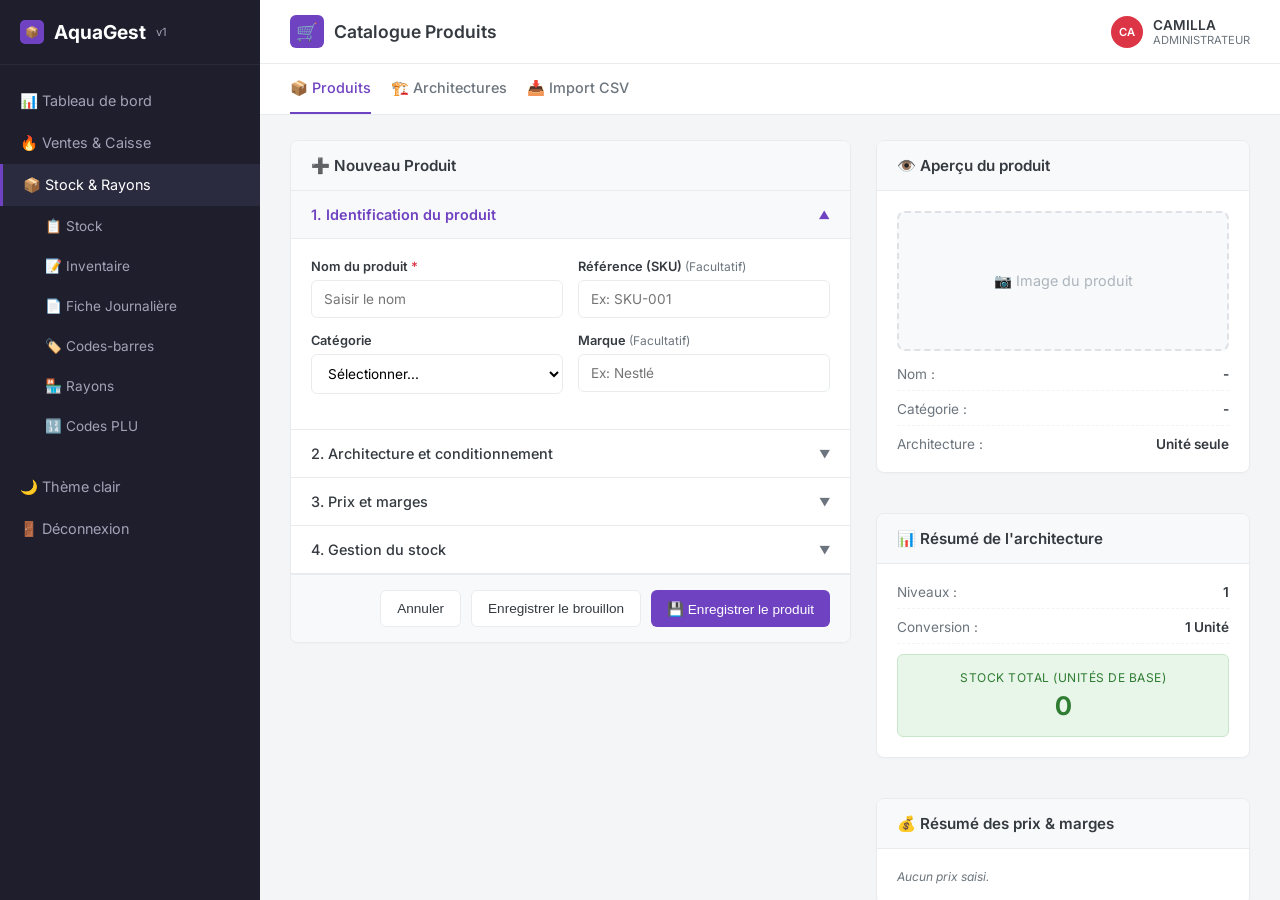
<file: produit.html>
<!DOCTYPE html>
<html lang="fr">
<head>
    <meta charset="UTF-8">
    <meta name="viewport" content="width=device-width, initial-scale=1.0">
    <title>AquaGest - Catalogue Produits</title>
    <link href="https://fonts.googleapis.com/css2?family=Inter:wght@400;500;600;700&display=swap" rel="stylesheet">
    <style>
        /* --- VARIABLES DE COULEURS AQUAGEST --- */
        :root {
            --sidebar-bg: #1e1e2d; /* Fond sombre de la sidebar */
            --sidebar-hover: #2b2b40;
            --primary-purple: #6f42c1; /* Violet des boutons */
            --primary-purple-hover: #5a32a3;
            --bg-body: #f4f5f7; /* Fond gris clair */
            --white: #ffffff;
            --border-color: #e9ecef;
            --text-main: #343a40;
            --text-light: #6c757d;
            --success: #28a745;
            --warning: #ffc107;
            --danger: #dc3545;
            --blue-accent: #0d6efd;
        }

        * {
            box-sizing: border-box;
            margin: 0;
            padding: 0;
        }

        body {
            font-family: 'Inter', sans-serif;
            background-color: var(--bg-body);
            color: var(--text-main);
            height: 100vh;
            display: flex;
            overflow: hidden;
        }

        /* --- SIMULATION SIDEBAR AQUAGEST --- */
        .sidebar {
            width: 260px;
            background-color: var(--sidebar-bg);
            color: #a2a3b7;
            display: flex;
            flex-direction: column;
            flex-shrink: 0;
            transition: all 0.3s;
        }

        .sidebar-header {
            padding: 20px;
            display: flex;
            align-items: center;
            gap: 10px;
            color: white;
            font-weight: 700;
            font-size: 1.2rem;
            border-bottom: 1px solid rgba(255,255,255,0.05);
        }

        .sidebar-header span { color: #a2a3b7; font-size: 0.7rem; font-weight: 400; }

        .sidebar-menu {
            flex: 1;
            padding: 15px 0;
            overflow-y: auto;
        }

        .menu-item {
            padding: 12px 20px;
            display: flex;
            align-items: center;
            gap: 12px;
            cursor: pointer;
            font-size: 0.9rem;
            transition: 0.2s;
        }

        .menu-item:hover { background-color: var(--sidebar-hover); color: white; }
        .menu-item.active { background-color: var(--sidebar-hover); color: white; border-left: 3px solid var(--primary-purple); }

        /* --- CONTENU PRINCIPAL --- */
        .main-content {
            flex: 1;
            display: flex;
            flex-direction: column;
            overflow: hidden;
        }

        /* Header Top */
        .top-header {
            background: var(--white);
            padding: 15px 30px;
            display: flex;
            justify-content: space-between;
            align-items: center;
            border-bottom: 1px solid var(--border-color);
        }

        .page-title {
            display: flex;
            align-items: center;
            gap: 10px;
            font-size: 1.1rem;
            font-weight: 600;
        }

        .page-title .icon-box {
            background: var(--primary-purple);
            color: white;
            padding: 6px;
            border-radius: 6px;
            display: flex;
        }

        .user-profile {
            display: flex;
            align-items: center;
            gap: 10px;
            font-size: 0.85rem;
            font-weight: 600;
        }
        .avatar { background: var(--danger); color: white; width: 32px; height: 32px; border-radius: 50%; display: flex; align-items: center; justify-content: center; font-size: 0.7rem; }

        /* Barre d'onglets (Tabs) */
        .tabs-bar {
            background: var(--white);
            padding: 0 30px;
            border-bottom: 1px solid var(--border-color);
            display: flex;
            gap: 20px;
        }

        .tab {
            padding: 15px 0;
            font-size: 0.9rem;
            font-weight: 500;
            color: var(--text-light);
            cursor: pointer;
            border-bottom: 2px solid transparent;
        }

        .tab.active {
            color: var(--primary-purple);
            border-bottom: 2px solid var(--primary-purple);
        }

        /* Zone de travail (Grid) */
        .workspace {
            flex: 1;
            padding: 25px 30px;
            overflow-y: auto;
            display: grid;
            grid-template-columns: 1.2fr 0.8fr;
            gap: 25px;
            align-items: start;
        }

        /* --- STYLES DES CARTES ET FORMULAIRES --- */
        .card {
            background: var(--white);
            border-radius: 8px;
            border: 1px solid var(--border-color);
            box-shadow: 0 1px 3px rgba(0,0,0,0.02);
            margin-bottom: 20px;
            overflow: hidden;
        }

        .card-header {
            padding: 15px 20px;
            background: #f8f9fa;
            border-bottom: 1px solid var(--border-color);
            font-weight: 600;
            font-size: 0.95rem;
            display: flex;
            align-items: center;
            gap: 10px;
        }

        .card-body {
            padding: 20px;
        }

        /* Accordéon */
        .accordion-item {
            border-bottom: 1px solid var(--border-color);
        }
        .accordion-item:last-child { border-bottom: none; }

        .accordion-header {
            padding: 15px 20px;
            background: var(--white);
            cursor: pointer;
            display: flex;
            justify-content: space-between;
            align-items: center;
            font-weight: 500;
            font-size: 0.9rem;
            transition: background 0.2s;
        }

        .accordion-header:hover { background-color: #f8f9fa; }
        .accordion-header.active { background-color: #f8f9fa; color: var(--primary-purple); font-weight: 600; }
        .accordion-header .arrow { transition: transform 0.3s; font-size: 0.7rem; color: var(--text-light); }
        .accordion-header.active .arrow { transform: rotate(180deg); color: var(--primary-purple); }

        .accordion-content {
            padding: 20px;
            display: none;
            background: var(--white);
            border-top: 1px solid var(--border-color);
        }

        .accordion-content.show { display: block; }

        /* Formulaires */
        .form-grid {
            display: grid;
            grid-template-columns: 1fr 1fr;
            gap: 15px;
            margin-bottom: 15px;
        }

        .form-group { display: flex; flex-direction: column; gap: 6px; }

        label { font-size: 0.8rem; font-weight: 600; color: var(--text-main); }
        .text-muted { font-size: 0.75rem; color: var(--text-light); font-weight: 400; }

        input, select, textarea {
            padding: 10px 12px;
            border: 1px solid var(--border-color);
            border-radius: 6px;
            font-size: 0.85rem;
            font-family: inherit;
            outline: none;
            transition: all 0.2s;
            background: #fff;
        }

        input:focus, select:focus, textarea:focus {
            border-color: var(--primary-purple);
            box-shadow: 0 0 0 3px rgba(111, 66, 193, 0.1);
        }

        /* Boutons */
        .btn {
            padding: 10px 16px;
            border-radius: 6px;
            border: none;
            font-weight: 500;
            font-size: 0.85rem;
            cursor: pointer;
            transition: all 0.2s;
            display: inline-flex;
            align-items: center;
            gap: 6px;
        }

        .btn-primary { background: var(--primary-purple); color: white; }
        .btn-primary:hover { background: var(--primary-purple-hover); }
        .btn-outline { background: white; border: 1px solid var(--border-color); color: var(--text-main); }
        .btn-outline:hover { background: #f8f9fa; }

        .form-footer {
            padding: 15px 20px;
            background: #f8f9fa;
            border-top: 1px solid var(--border-color);
            display: flex;
            justify-content: flex-end;
            gap: 10px;
        }

        /* --- COLONNE DROITE (APERÇU) --- */
        .preview-column { display: flex; flex-direction: column; gap: 20px; }

        .preview-box {
            height: 140px;
            background: #f8f9fa;
            border: 2px dashed #dee2e6;
            border-radius: 8px;
            display: flex;
            align-items: center;
            justify-content: center;
            color: #adb5bd;
            margin-bottom: 15px;
            font-size: 0.9rem;
        }

        .info-row {
            display: flex;
            justify-content: space-between;
            margin-bottom: 10px;
            font-size: 0.85rem;
            padding-bottom: 8px;
            border-bottom: 1px dashed #f1f3f5;
        }
        .info-row:last-child { border-bottom: none; margin-bottom: 0; padding-bottom: 0; }

        .info-label { color: var(--text-light); }
        .info-value { font-weight: 600; color: var(--text-main); }

        .stock-total-box {
            background: #e8f5e9;
            border: 1px solid #c8e6c9;
            color: #2e7d32;
            padding: 15px;
            border-radius: 6px;
            text-align: center;
            margin-top: 10px;
        }
        .stock-total-box .label { font-size: 0.75rem; text-transform: uppercase; letter-spacing: 0.5px; margin-bottom: 5px; }
        .stock-total-box .value { font-size: 1.6rem; font-weight: 700; }

        /* Prix dynamiques */
        .price-level-block {
            background: #f8f9fa;
            border: 1px solid var(--border-color);
            border-radius: 6px;
            padding: 15px;
            margin-bottom: 15px;
        }
        .price-level-block:last-child { margin-bottom: 0; }
        
        .price-level-title {
            font-weight: 600;
            font-size: 0.85rem;
            color: var(--text-main);
            margin-bottom: 12px;
            display: flex;
            justify-content: space-between;
            align-items: center;
            padding-bottom: 8px;
            border-bottom: 1px solid #e9ecef;
        }

        .price-inputs { display: grid; grid-template-columns: 1fr 1fr 1fr; gap: 10px; }
        .price-inputs .form-group label { font-size: 0.75rem; color: var(--text-light); }
        
        .margin-badge {
            font-size: 0.75rem;
            font-weight: 600;
            padding: 4px 8px;
            border-radius: 4px;
            background: #e3f2fd;
            color: #0d6efd;
        }
        .margin-badge.positive { background: #e8f5e9; color: #2e7d32; }
        .margin-badge.negative { background: #ffebee; color: #c62828; }

        /* Responsive */
        @media (max-width: 1100px) {
            .workspace { grid-template-columns: 1fr; }
        }
        @media (max-width: 768px) {
            .sidebar { display: none; } /* Cacher la sidebar sur mobile */
            .form-grid, .price-inputs { grid-template-columns: 1fr; }
        }
    </style>
</head>
<body>

    <!-- SIMULATION SIDEBAR AQUAGEST -->
    <div class="sidebar">
        <div class="sidebar-header">
            <span style="background:var(--primary-purple); color:white; padding:5px; border-radius:5px;">📦</span>
            AquaGest <span>v1</span>
        </div>
        <div class="sidebar-menu">
            <div class="menu-item">📊 Tableau de bord</div>
            <div class="menu-item">🔥 Ventes & Caisse</div>
            <div class="menu-item active">📦 Stock & Rayons</div>
            <div class="menu-item" style="padding-left: 45px; font-size: 0.85rem;">📋 Stock</div>
            <div class="menu-item" style="padding-left: 45px; font-size: 0.85rem;">📝 Inventaire</div>
            <div class="menu-item" style="padding-left: 45px; font-size: 0.85rem;">📄 Fiche Journalière</div>
            <div class="menu-item" style="padding-left: 45px; font-size: 0.85rem;">🏷️ Codes-barres</div>
            <div class="menu-item" style="padding-left: 45px; font-size: 0.85rem;">🏪 Rayons</div>
            <div class="menu-item" style="padding-left: 45px; font-size: 0.85rem;">🔢 Codes PLU</div>
            <div class="menu-item" style="margin-top: 20px;">🌙 Thème clair</div>
            <div class="menu-item">🚪 Déconnexion</div>
        </div>
    </div>

    <!-- CONTENU PRINCIPAL -->
    <div class="main-content">
        
        <!-- Header Top -->
        <div class="top-header">
            <div class="page-title">
                <div class="icon-box">🛒</div>
                Catalogue Produits
            </div>
            <div class="user-profile">
                <div class="avatar">CA</div>
                <div>
                    <div>CAMILLA</div>
                    <div style="font-size: 0.7rem; color: var(--text-light); font-weight: 400;">ADMINISTRATEUR</div>
                </div>
            </div>
        </div>

        <!-- Tabs -->
        <div class="tabs-bar">
            <div class="tab active">📦 Produits</div>
            <div class="tab">🏗️ Architectures</div>
            <div class="tab">📥 Import CSV</div>
        </div>

        <!-- Workspace -->
        <div class="workspace">
            
            <!-- COLONNE GAUCHE : FORMULAIRE -->
            <div class="form-column">
                
                <div class="card">
                    <div class="card-header">
                        ➕ Nouveau Produit
                    </div>
                    
                    <!-- Étape 1 : Identification -->
                    <div class="accordion-item">
                        <div class="accordion-header active" onclick="toggleAccordion(this)">
                            <span>1. Identification du produit</span>
                            <span class="arrow">▼</span>
                        </div>
                        <div class="accordion-content show">
                            <div class="form-grid">
                                <div class="form-group">
                                    <label>Nom du produit <span style="color:var(--danger)">*</span></label>
                                    <input type="text" id="productName" placeholder="Saisir le nom" oninput="updatePreview()">
                                </div>
                                <div class="form-group">
                                    <label>Référence (SKU) <span class="text-muted">(Facultatif)</span></label>
                                    <input type="text" placeholder="Ex: SKU-001">
                                </div>
                            </div>
                            <div class="form-grid">
                                <div class="form-group">
                                    <label>Catégorie</label>
                                    <select id="productCategory" onchange="updatePreview()">
                                        <option value="">Sélectionner...</option>
                                        <option value="Alimentaire">Alimentaire</option>
                                        <option value="Boisson">Boisson</option>
                                        <option value="Électronique">Électronique</option>
                                    </select>
                                </div>
                                <div class="form-group">
                                    <label>Marque <span class="text-muted">(Facultatif)</span></label>
                                    <input type="text" placeholder="Ex: Nestlé">
                                </div>
                            </div>
                        </div>
                    </div>

                    <!-- Étape 2 : Architecture -->
                    <div class="accordion-item">
                        <div class="accordion-header" onclick="toggleAccordion(this)">
                            <span>2. Architecture et conditionnement</span>
                            <span class="arrow">▼</span>
                        </div>
                        <div class="accordion-content">
                            <div class="form-group" style="margin-bottom: 15px;">
                                <label>Choisir l'architecture</label>
                                <select id="architectureType" onchange="updateArchitecture()">
                                    <option value="simple">Unité seule (1 niveau)</option>
                                    <option value="pack">Pack → Unité (2 niveaux)</option>
                                    <option value="carton">Carton → Pack → Unité (3 niveaux)</option>
                                    <option value="palette">Palette → Carton → Pack → Unité (4 niveaux)</option>
                                </select>
                            </div>
                            <div id="architectureLevels" style="background: #f8f9fa; padding: 15px; border-radius: 6px; border: 1px solid var(--border-color);">
                                <!-- Rempli par JS -->
                            </div>
                        </div>
                    </div>

                    <!-- Étape 3 : Prix et marges (DYNAMIQUE) -->
                    <div class="accordion-item">
                        <div class="accordion-header" onclick="toggleAccordion(this)">
                            <span>3. Prix et marges</span>
                            <span class="arrow">▼</span>
                        </div>
                        <div class="accordion-content">
                            <p class="text-muted" style="margin-bottom: 15px;">
                                Définissez les prix d'achat et de vente pour chaque niveau. Les champs sont facultatifs.
                            </p>
                            <div id="priceLevelsContainer">
                                <p class="text-muted" style="font-style: italic;">Veuillez d'abord sélectionner une architecture à l'étape 2.</p>
                            </div>
                        </div>
                    </div>

                    <!-- Étape 4 : Stock -->
                    <div class="accordion-item">
                        <div class="accordion-header" onclick="toggleAccordion(this)">
                            <span>4. Gestion du stock</span>
                            <span class="arrow">▼</span>
                        </div>
                        <div class="accordion-content">
                            <div class="form-grid">
                                <div class="form-group">
                                    <label>Seuil d'alerte</label>
                                    <input type="number" placeholder="Ex: 10">
                                </div>
                                <div class="form-group">
                                    <label>Stock minimum</label>
                                    <input type="number" placeholder="Ex: 5">
                                </div>
                            </div>
                        </div>
                    </div>

                    <!-- Pied de formulaire -->
                    <div class="form-footer">
                        <button class="btn btn-outline">Annuler</button>
                        <button class="btn btn-outline">Enregistrer le brouillon</button>
                        <button class="btn btn-primary">💾 Enregistrer le produit</button>
                    </div>
                </div>

            </div>

            <!-- COLONNE DROITE : APERÇU -->
            <div class="preview-column">
                
                <div class="card">
                    <div class="card-header">👁️ Aperçu du produit</div>
                    <div class="card-body">
                        <div class="preview-box">📷 Image du produit</div>
                        <div class="info-row">
                            <span class="info-label">Nom :</span>
                            <span class="info-value" id="previewName">-</span>
                        </div>
                        <div class="info-row">
                            <span class="info-label">Catégorie :</span>
                            <span class="info-value" id="previewCategory">-</span>
                        </div>
                        <div class="info-row">
                            <span class="info-label">Architecture :</span>
                            <span class="info-value" id="previewArchitecture">-</span>
                        </div>
                    </div>
                </div>

                <div class="card">
                    <div class="card-header">📊 Résumé de l'architecture</div>
                    <div class="card-body">
                        <div class="info-row">
                            <span class="info-label">Niveaux :</span>
                            <span class="info-value" id="previewLevels">-</span>
                        </div>
                        <div class="info-row">
                            <span class="info-label">Conversion :</span>
                            <span class="info-value" id="previewConversion">-</span>
                        </div>
                        
                        <div class="stock-total-box">
                            <div class="label">Stock total (unités de base)</div>
                            <div class="value" id="totalStock">0</div>
                        </div>
                    </div>
                </div>

                <!-- Résumé des prix -->
                <div class="card">
                    <div class="card-header">💰 Résumé des prix & marges</div>
                    <div class="card-body">
                        <div id="priceSummaryContainer">
                            <p class="text-muted" style="font-style: italic;">Aucun prix saisi.</p>
                        </div>
                    </div>
                </div>

            </div>
        </div>
    </div>

    <script>
        // --- 1. Gestion de l'Accordéon ---
        function toggleAccordion(element) {
            const content = element.nextElementSibling;
            const allHeaders = document.querySelectorAll('.accordion-header');
            const allContents = document.querySelectorAll('.accordion-content');

            allHeaders.forEach(h => h.classList.remove('active'));
            allContents.forEach(c => c.classList.remove('show'));

            element.classList.add('active');
            content.classList.add('show');
        }

        function updatePreview() {
            const name = document.getElementById('productName').value || '-';
            const category = document.getElementById('productCategory').value || '-';
            document.getElementById('previewName').textContent = name;
            document.getElementById('previewCategory').textContent = category;
        }

        // --- 2. Logique de l'Architecture et Calcul du Stock ---
        const architectures = {
            simple: {
                name: "Unité seule",
                levels: 1,
                html: `
                    <div class="form-group">
                        <label>Unité de base</label>
                        <input type="text" value="Unité" disabled style="background:#e9ecef;">
                    </div>
                `,
                priceHtml: `
                    <div class="price-level-block">
                        <div class="price-level-title">Unité de base</div>
                        <div class="price-inputs">
                            <div class="form-group">
                                <label>Prix d'achat (€)</label>
                                <input type="number" id="pa_lvl1" placeholder="0.00" oninput="calculatePrices()">
                            </div>
                            <div class="form-group">
                                <label>Prix de vente (€)</label>
                                <input type="number" id="pv_lvl1" placeholder="0.00" oninput="calculatePrices()">
                            </div>
                            <div class="form-group">
                                <label>Marge</label>
                                <input type="text" id="marge_lvl1" value="-" disabled style="background:#f8f9fa; text-align:center; font-weight:600; color:#28a745;">
                            </div>
                        </div>
                    </div>
                `
            },
            pack: {
                name: "Pack → Unité",
                levels: 2,
                html: `
                    <div class="form-grid">
                        <div class="form-group">
                            <label>Nom du niveau 2</label>
                            <input type="text" value="Pack" id="lvl2Name">
                        </div>
                        <div class="form-group">
                            <label>Multiplicateur (Unités par Pack)</label>
                            <input type="number" id="lvl2Multi" value="6" oninput="calculateTotalStock()">
                        </div>
                    </div>
                    <div class="form-group">
                        <label>Quantité en stock (Packs)</label>
                        <input type="number" id="lvl2Qty" value="0" oninput="calculateTotalStock()">
                    </div>
                `,
                priceHtml: `
                    <div class="price-level-block">
                        <div class="price-level-title">Unité de base</div>
                        <div class="price-inputs">
                            <div class="form-group"><label>Prix d'achat</label><input type="number" id="pa_lvl1" placeholder="0.00" oninput="calculatePrices()"></div>
                            <div class="form-group"><label>Prix de vente</label><input type="number" id="pv_lvl1" placeholder="0.00" oninput="calculatePrices()"></div>
                            <div class="form-group"><label>Marge</label><input type="text" id="marge_lvl1" value="-" disabled style="background:#f8f9fa; text-align:center; font-weight:600; color:#28a745;"></div>
                        </div>
                    </div>
                    <div class="price-level-block">
                        <div class="price-level-title">Pack</div>
                        <div class="price-inputs">
                            <div class="form-group"><label>Prix d'achat</label><input type="number" id="pa_lvl2" placeholder="0.00" oninput="calculatePrices()"></div>
                            <div class="form-group"><label>Prix de vente</label><input type="number" id="pv_lvl2" placeholder="0.00" oninput="calculatePrices()"></div>
                            <div class="form-group"><label>Marge</label><input type="text" id="marge_lvl2" value="-" disabled style="background:#f8f9fa; text-align:center; font-weight:600; color:#28a745;"></div>
                        </div>
                    </div>
                `
            },
            carton: {
                name: "Carton → Pack → Unité",
                levels: 3,
                html: `
                    <div class="form-grid">
                        <div class="form-group">
                            <label>Nom Niveau 2 (ex: Pack)</label>
                            <input type="text" value="Pack" id="lvl2Name">
                        </div>
                        <div class="form-group">
                            <label>Multiplicateur (Unités/Pack)</label>
                            <input type="number" id="lvl2Multi" value="6" oninput="calculateTotalStock()">
                        </div>
                    </div>
                    <div class="form-grid">
                        <div class="form-group">
                            <label>Nom Niveau 3 (ex: Carton)</label>
                            <input type="text" value="Carton" id="lvl3Name">
                        </div>
                        <div class="form-group">
                            <label>Multiplicateur (Packs/Carton)</label>
                            <input type="number" id="lvl3Multi" value="12" oninput="calculateTotalStock()">
                        </div>
                    </div>
                    <hr style="margin: 15px 0; border: 0; border-top: 1px solid #e9ecef;">
                    <div class="form-grid">
                        <div class="form-group">
                            <label>Stock en Cartons</label>
                            <input type="number" id="lvl3Qty" value="2" oninput="calculateTotalStock()">
                        </div>
                        <div class="form-group">
                            <label>Stock en Packs</label>
                            <input type="number" id="lvl2Qty" value="3" oninput="calculateTotalStock()">
                        </div>
                    </div>
                    <div class="form-group">
                        <label>Stock en Unités</label>
                        <input type="number" id="lvl1Qty" value="4" oninput="calculateTotalStock()">
                    </div>
                `,
                priceHtml: `
                    <div class="price-level-block">
                        <div class="price-level-title">Unité de base</div>
                        <div class="price-inputs">
                            <div class="form-group"><label>Prix d'achat</label><input type="number" id="pa_lvl1" placeholder="0.00" oninput="calculatePrices()"></div>
                            <div class="form-group"><label>Prix de vente</label><input type="number" id="pv_lvl1" placeholder="0.00" oninput="calculatePrices()"></div>
                            <div class="form-group"><label>Marge</label><input type="text" id="marge_lvl1" value="-" disabled style="background:#f8f9fa; text-align:center; font-weight:600; color:#28a745;"></div>
                        </div>
                    </div>
                    <div class="price-level-block">
                        <div class="price-level-title">Pack</div>
                        <div class="price-inputs">
                            <div class="form-group"><label>Prix d'achat</label><input type="number" id="pa_lvl2" placeholder="0.00" oninput="calculatePrices()"></div>
                            <div class="form-group"><label>Prix de vente</label><input type="number" id="pv_lvl2" placeholder="0.00" oninput="calculatePrices()"></div>
                            <div class="form-group"><label>Marge</label><input type="text" id="marge_lvl2" value="-" disabled style="background:#f8f9fa; text-align:center; font-weight:600; color:#28a745;"></div>
                        </div>
                    </div>
                    <div class="price-level-block">
                        <div class="price-level-title">Carton</div>
                        <div class="price-inputs">
                            <div class="form-group"><label>Prix d'achat</label><input type="number" id="pa_lvl3" placeholder="0.00" oninput="calculatePrices()"></div>
                            <div class="form-group"><label>Prix de vente</label><input type="number" id="pv_lvl3" placeholder="0.00" oninput="calculatePrices()"></div>
                            <div class="form-group"><label>Marge</label><input type="text" id="marge_lvl3" value="-" disabled style="background:#f8f9fa; text-align:center; font-weight:600; color:#28a745;"></div>
                        </div>
                    </div>
                `
            },
            palette: {
                name: "Palette → Carton → Pack → Unité",
                levels: 4,
                html: `
                     <div class="form-group">
                        <label>Configuration complexe (simplifiée pour la démo)</label>
                        <p class="text-muted">Multiplicateurs : Palette(10) x Carton(12) x Pack(6)</p>
                    </div>
                    <div class="form-grid">
                         <div class="form-group">
                            <label>Stock Palettes</label>
                            <input type="number" id="lvl4Qty" value="1" oninput="calculateTotalStock()">
                        </div>
                         <div class="form-group">
                            <label>Stock Cartons</label>
                            <input type="number" id="lvl3Qty" value="0" oninput="calculateTotalStock()">
                        </div>
                    </div>
                     <div class="form-grid">
                         <div class="form-group">
                            <label>Stock Packs</label>
                            <input type="number" id="lvl2Qty" value="0" oninput="calculateTotalStock()">
                        </div>
                         <div class="form-group">
                            <label>Stock Unités</label>
                            <input type="number" id="lvl1Qty" value="0" oninput="calculateTotalStock()">
                        </div>
                    </div>
                    <input type="hidden" id="lvl2Multi" value="6">
                    <input type="hidden" id="lvl3Multi" value="12">
                    <input type="hidden" id="lvl4Multi" value="10">
                `,
                priceHtml: `
                    <div class="price-level-block">
                        <div class="price-level-title">Unité de base</div>
                        <div class="price-inputs">
                            <div class="form-group"><label>Prix d'achat</label><input type="number" id="pa_lvl1" placeholder="0.00" oninput="calculatePrices()"></div>
                            <div class="form-group"><label>Prix de vente</label><input type="number" id="pv_lvl1" placeholder="0.00" oninput="calculatePrices()"></div>
                            <div class="form-group"><label>Marge</label><input type="text" id="marge_lvl1" value="-" disabled style="background:#f8f9fa; text-align:center; font-weight:600; color:#28a745;"></div>
                        </div>
                    </div>
                    <div class="price-level-block">
                        <div class="price-level-title">Pack</div>
                        <div class="price-inputs">
                            <div class="form-group"><label>Prix d'achat</label><input type="number" id="pa_lvl2" placeholder="0.00" oninput="calculatePrices()"></div>
                            <div class="form-group"><label>Prix de vente</label><input type="number" id="pv_lvl2" placeholder="0.00" oninput="calculatePrices()"></div>
                            <div class="form-group"><label>Marge</label><input type="text" id="marge_lvl2" value="-" disabled style="background:#f8f9fa; text-align:center; font-weight:600; color:#28a745;"></div>
                        </div>
                    </div>
                    <div class="price-level-block">
                        <div class="price-level-title">Carton</div>
                        <div class="price-inputs">
                            <div class="form-group"><label>Prix d'achat</label><input type="number" id="pa_lvl3" placeholder="0.00" oninput="calculatePrices()"></div>
                            <div class="form-group"><label>Prix de vente</label><input type="number" id="pv_lvl3" placeholder="0.00" oninput="calculatePrices()"></div>
                            <div class="form-group"><label>Marge</label><input type="text" id="marge_lvl3" value="-" disabled style="background:#f8f9fa; text-align:center; font-weight:600; color:#28a745;"></div>
                        </div>
                    </div>
                    <div class="price-level-block">
                        <div class="price-level-title">Palette</div>
                        <div class="price-inputs">
                            <div class="form-group"><label>Prix d'achat</label><input type="number" id="pa_lvl4" placeholder="0.00" oninput="calculatePrices()"></div>
                            <div class="form-group"><label>Prix de vente</label><input type="number" id="pv_lvl4" placeholder="0.00" oninput="calculatePrices()"></div>
                            <div class="form-group"><label>Marge</label><input type="text" id="marge_lvl4" value="-" disabled style="background:#f8f9fa; text-align:center; font-weight:600; color:#28a745;"></div>
                        </div>
                    </div>
                `
            }
        };

        function updateArchitecture() {
            const type = document.getElementById('architectureType').value;
            const container = document.getElementById('architectureLevels');
            const priceContainer = document.getElementById('priceLevelsContainer');
            const data = architectures[type];

            container.innerHTML = data.html;
            document.getElementById('previewArchitecture').textContent = data.name;
            document.getElementById('previewLevels').textContent = data.levels;

            priceContainer.innerHTML = data.priceHtml;

            calculateTotalStock();
            calculatePrices();
        }

        function calculateTotalStock() {
            const type = document.getElementById('architectureType').value;
            let total = 0;
            let conversionText = "";

            const getVal = (id) => {
                const el = document.getElementById(id);
                return el ? parseFloat(el.value) || 0 : 0;
            };

            if (type === 'simple') {
                total = 0;
                conversionText = "1 Unité";
            } 
            else if (type === 'pack') {
                const multi2 = getVal('lvl2Multi');
                const qty2 = getVal('lvl2Qty');
                total = qty2 * multi2;
                conversionText = `1 Pack = ${multi2} Unités`;
            } 
            else if (type === 'carton') {
                const multi2 = getVal('lvl2Multi');
                const multi3 = getVal('lvl3Multi');
                const qty3 = getVal('lvl3Qty');
                const qty2 = getVal('lvl2Qty');
                const qty1 = getVal('lvl1Qty');

                total = (qty3 * multi3 * multi2) + (qty2 * multi2) + qty1;
                conversionText = `1 Carton = ${multi3} Packs = ${multi3 * multi2} Unités`;
            } 
            else if (type === 'palette') {
                const multi2 = 6; const multi3 = 12; const multi4 = 10;
                const qty4 = getVal('lvl4Qty');
                const qty3 = getVal('lvl3Qty');
                const qty2 = getVal('lvl2Qty');
                const qty1 = getVal('lvl1Qty');

                total = (qty4 * multi4 * multi3 * multi2) + (qty3 * multi3 * multi2) + (qty2 * multi2) + qty1;
                conversionText = `1 Palette = ${multi4} Cartons = ${multi4*multi3*multi2} Unités`;
            }

            document.getElementById('totalStock').textContent = total;
            document.getElementById('previewConversion').textContent = conversionText;
        }

        function calculatePrices() {
            const type = document.getElementById('architectureType').value;
            const levels = architectures[type].levels;
            let summaryHtml = "";

            for (let i = 1; i <= levels; i++) {
                const paInput = document.getElementById(`pa_lvl${i}`);
                const pvInput = document.getElementById(`pv_lvl${i}`);
                const margeInput = document.getElementById(`marge_lvl${i}`);

                if (paInput && pvInput && margeInput) {
                    const pa = parseFloat(paInput.value) || 0;
                    const pv = parseFloat(pvInput.value) || 0;
                    
                    let marge = 0;
                    let margeText = "-";
                    let margeClass = "";

                    if (pa > 0 && pv > 0) {
                        marge = pv - pa;
                        const margePercent = ((marge / pa) * 100).toFixed(0);
                        margeText = `${marge.toFixed(2)} € (${margePercent}%)`;
                        margeClass = marge >= 0 ? "positive" : "negative";
                    } else if (pa > 0 && pv === 0) {
                        margeText = "Manquant";
                        margeClass = "";
                    } else if (pa === 0 && pv > 0) {
                        margeText = "Manquant";
                        margeClass = "";
                    }
                    
                    margeInput.value = margeText;
                    margeInput.className = `margin-badge ${margeClass}`;
                    margeInput.style.width = "100%";

                    let levelName = "Unité";
                    if (i === 2) levelName = "Pack";
                    if (i === 3) levelName = "Carton";
                    if (i === 4) levelName = "Palette";

                    if (pa > 0 || pv > 0) {
                        summaryHtml += `
                            <div style="margin-bottom: 12px; padding-bottom: 12px; border-bottom: 1px dashed #e9ecef;">
                                <div style="font-weight: 600; font-size: 0.85rem; color: #343a40; margin-bottom: 4px;">${levelName}</div>
                                <div style="display: flex; justify-content: space-between; font-size: 0.8rem; color: #6c757d;">
                                    <span>Achat: ${pa > 0 ? pa + ' €' : '-'}</span>
                                    <span>Vente: ${pv > 0 ? pv + ' €' : '-'}</span>
                                </div>
                                <div style="font-size: 0.8rem; font-weight: 600; color: ${marge >= 0 ? '#28a745' : '#dc3545'}; margin-top: 4px;">
                                    Marge: ${margeText}
                                </div>
                            </div>
                        `;
                    }
                }
            }

            const summaryContainer = document.getElementById('priceSummaryContainer');
            if (summaryHtml === "") {
                summaryContainer.innerHTML = `<p class="text-muted" style="font-style: italic;">Aucun prix saisi.</p>`;
            } else {
                summaryContainer.innerHTML = summaryHtml;
            }
        }

        window.onload = () => {
            updatePreview();
            updateArchitecture();
        };
    </script>
</body>
</html>
</file>
